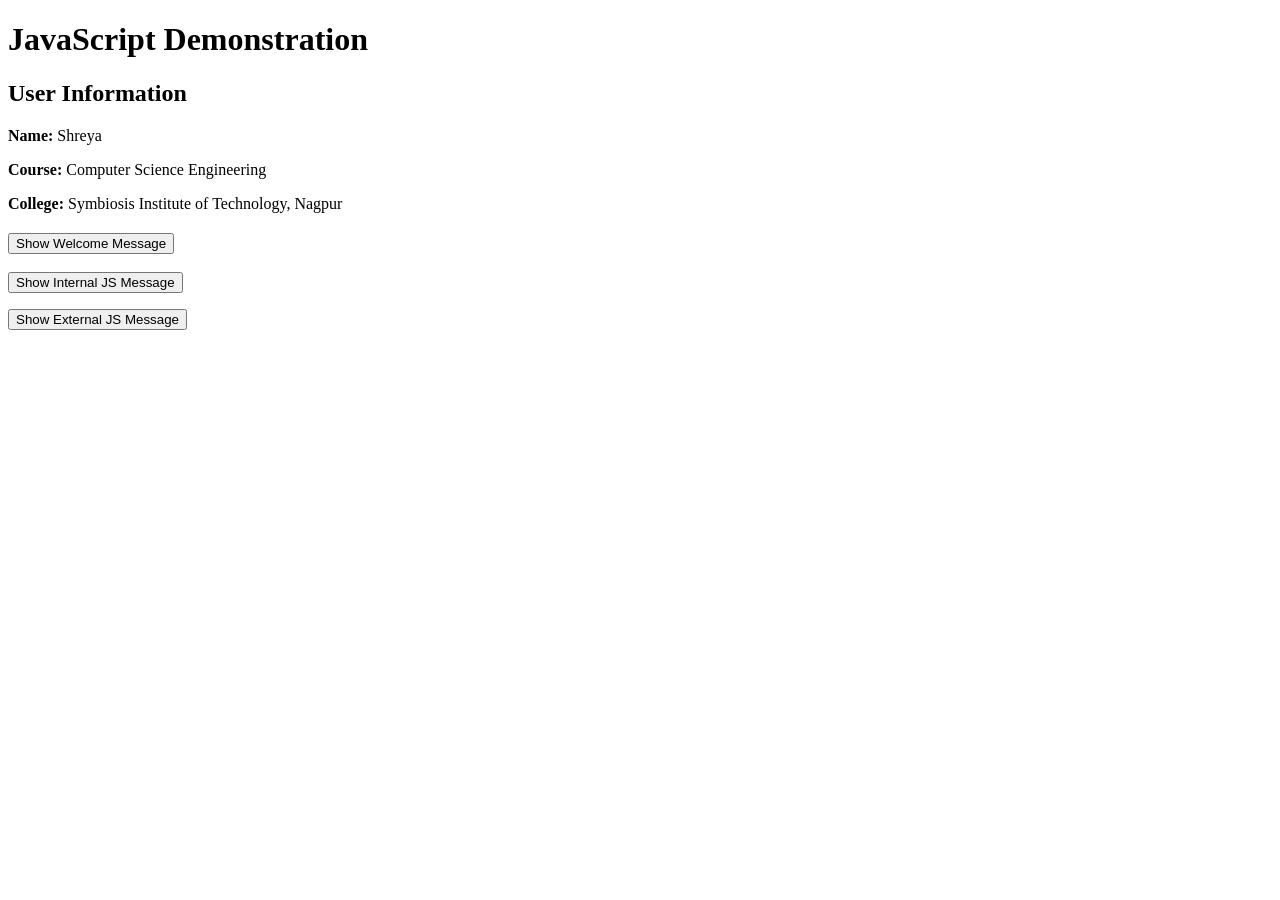
<file: Exp-1/index.html>
<!DOCTYPE html>
<html>
<head>
    <title>JavaScript Demonstration</title>

    <!-- Internal JavaScript -->
    <script>
        function internalMessage() {
            document.getElementById("internal").innerHTML =
                "This message is generated using Internal JavaScript.";

            console.log("Internal JavaScript function executed.");
        }

        console.info("Page is loading...");
        console.warn("This is a warning message.");
        console.error("This is an example error message.");
    </script>
</head>

<body>

    <h1>JavaScript Demonstration</h1>

    <!-- User Information -->
    <h2>User Information</h2>
    <p><b>Name:</b> Shreya</p>
    <p><b>Course:</b> Computer Science Engineering</p>
    <p><b>College:</b> Symbiosis Institute of Technology, Nagpur</p>

    <!-- Welcome Message -->
    <h2 id="welcome"></h2>

    <!-- Inline JavaScript -->
    <button onclick="document.getElementById('welcome').innerHTML =
        'Welcome to JavaScript, Shreya!'; 
        console.log('Inline JavaScript executed.');">
        Show Welcome Message
    </button>

    <br><br>

    <!-- Internal JavaScript -->
    <button onclick="internalMessage()">
        Show Internal JS Message
    </button>

    <p id="internal"></p>

    <!-- External JavaScript -->
    <button onclick="externalMessage()">
        Show External JS Message
    </button>

    <p id="external"></p>

    <!-- Link External JavaScript -->
    <script src="script.js"></script>

</body>
</html>
</file>
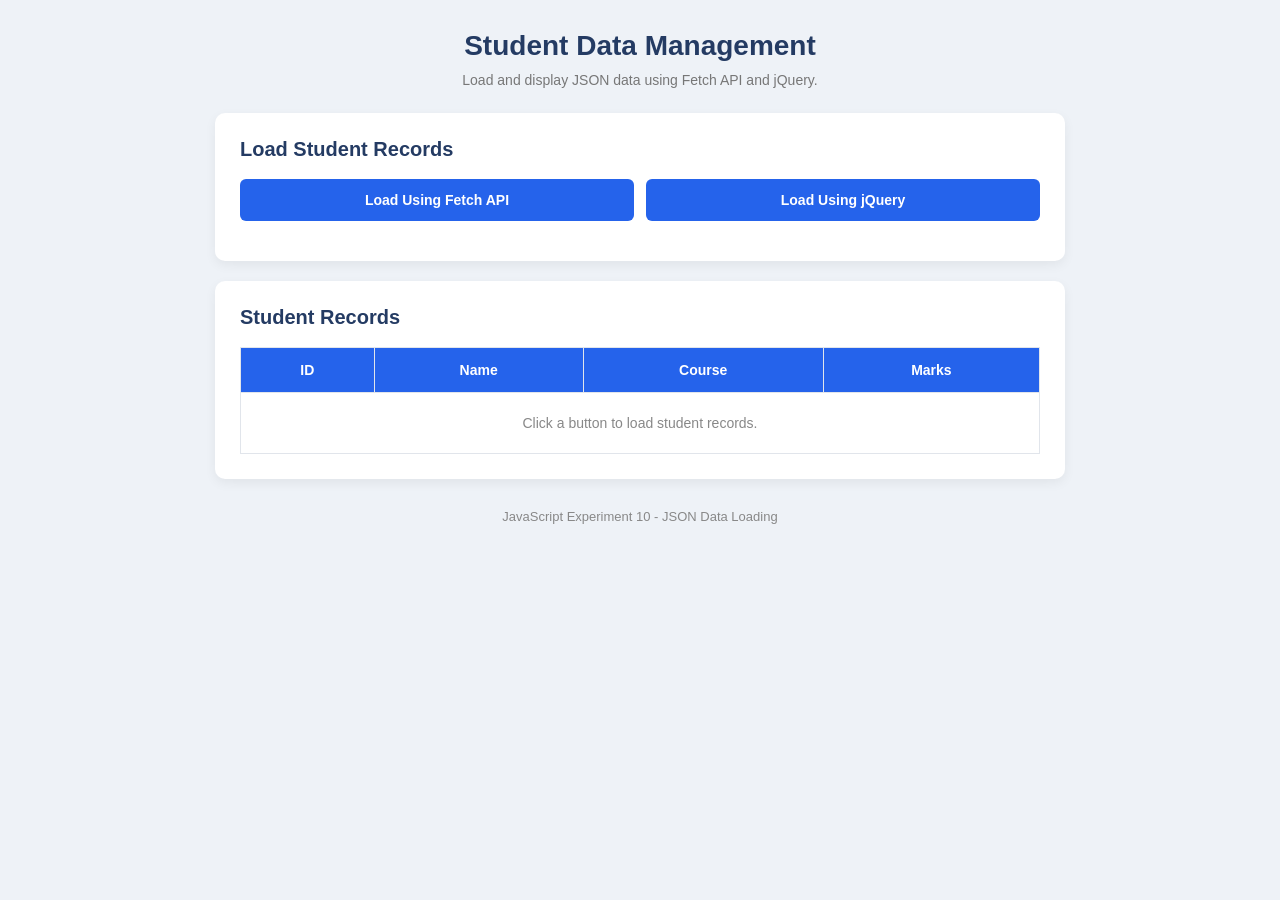
<file: Exp-10/index.html>
<!DOCTYPE html>
<html lang="en">
<head>
    <meta charset="UTF-8">
    <meta name="viewport" content="width=device-width, initial-scale=1.0">
    <title>Experiment 10 - JSON Data Loading</title>

    <link rel="stylesheet" href="style.css">

    <!-- jQuery Library -->
    <script src="https://code.jquery.com/jquery-3.7.1.min.js"></script>
</head>
<body>

    <div class="container">

        <header>
            <h1>Student Data Management</h1>
            <p>Load and display JSON data using Fetch API and jQuery.</p>
        </header>

        <section class="card">

            <h2>Load Student Records</h2>

            <div class="button-group">

                <button id="fetchBtn">
                    Load Using Fetch API
                </button>

                <button id="jqueryBtn">
                    Load Using jQuery
                </button>

            </div>

            <p id="statusMessage"></p>

        </section>

        <section class="card">

            <h2>Student Records</h2>

            <div class="table-container">

                <table>
                    <thead>
                        <tr>
                            <th>ID</th>
                            <th>Name</th>
                            <th>Course</th>
                            <th>Marks</th>
                        </tr>
                    </thead>

                    <tbody id="studentTable">

                        <tr>
                            <td colspan="4" class="empty">
                                Click a button to load student records.
                            </td>
                        </tr>

                    </tbody>
                </table>

            </div>

        </section>

        <footer>
            <p>JavaScript Experiment 10 - JSON Data Loading</p>
        </footer>

    </div>

    <script src="script.js"></script>

</body>
</html>
</file>
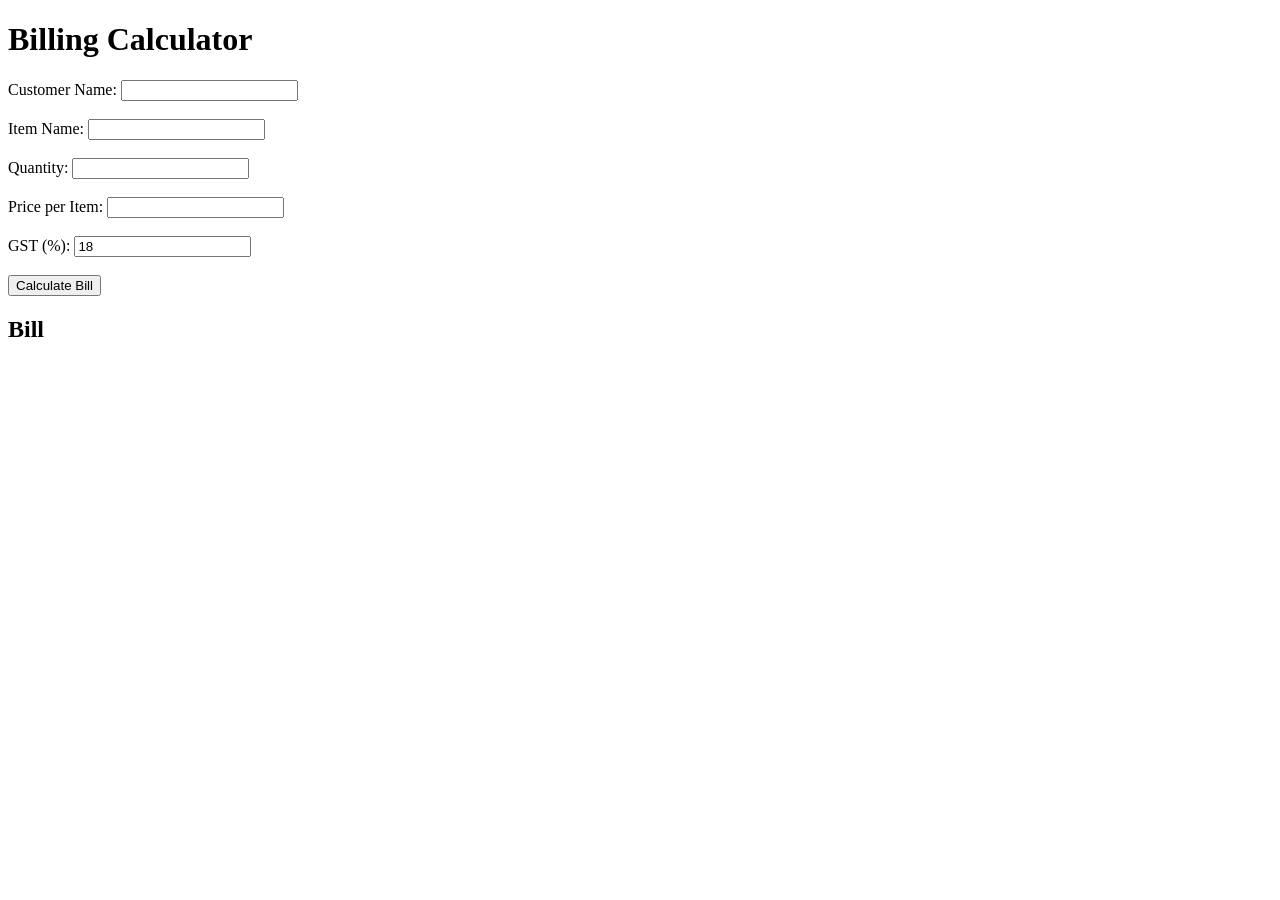
<file: Exp-2/index.html>
<!DOCTYPE html>
<html>
<head>
    <title>Billing Calculator</title>
</head>
<body>

    <h1>Billing Calculator</h1>

    <label>Customer Name:</label>
    <input type="text" id="name">
    <br><br>

    <label>Item Name:</label>
    <input type="text" id="item">
    <br><br>

    <label>Quantity:</label>
    <input type="number" id="quantity">
    <br><br>

    <label>Price per Item:</label>
    <input type="number" id="price">
    <br><br>

    <label>GST (%):</label>
    <input type="number" id="gst" value="18">
    <br><br>

    <button onclick="calculateBill()">Calculate Bill</button>

    <h2>Bill</h2>
    <div id="result"></div>

    <script>
        function calculateBill() {

            // var - function scoped variable
            var customerName = document.getElementById("name").value;

            // let - block scoped variable
            let itemName = document.getElementById("item").value;
            let quantity = Number(document.getElementById("quantity").value);
            let price = Number(document.getElementById("price").value);

            // const - value cannot be reassigned
            const gstRate = Number(document.getElementById("gst").value);

            // Calculate amount
            let subtotal = quantity * price;
            let gstAmount = subtotal * gstRate / 100;
            let total = subtotal + gstAmount;

            // Destructuring
            let bill = {
                customer: customerName,
                item: itemName,
                quantity: quantity,
                total: total
            };

            let { customer, item, total: finalAmount } = bill;

            // Template literal
            let message = `
                <p><b>Customer Name:</b> ${customer}</p>
                <p><b>Item:</b> ${item}</p>
                <p><b>Quantity:</b> ${quantity}</p>
                <p><b>Price per Item:</b> ₹${price.toFixed(2)}</p>
                <p><b>Subtotal:</b> ₹${subtotal.toFixed(2)}</p>
                <p><b>GST (${gstRate}%):</b> ₹${gstAmount.toFixed(2)}</p>
                <hr>
                <h3>Total Bill: ₹${finalAmount.toFixed(2)}</h3>
            `;

            document.getElementById("result").innerHTML = message;

            console.log("Customer:", customer);
            console.log("Item:", item);
            console.log("Total Bill:", finalAmount);
        }
    </script>

</body>
</html>
</file>
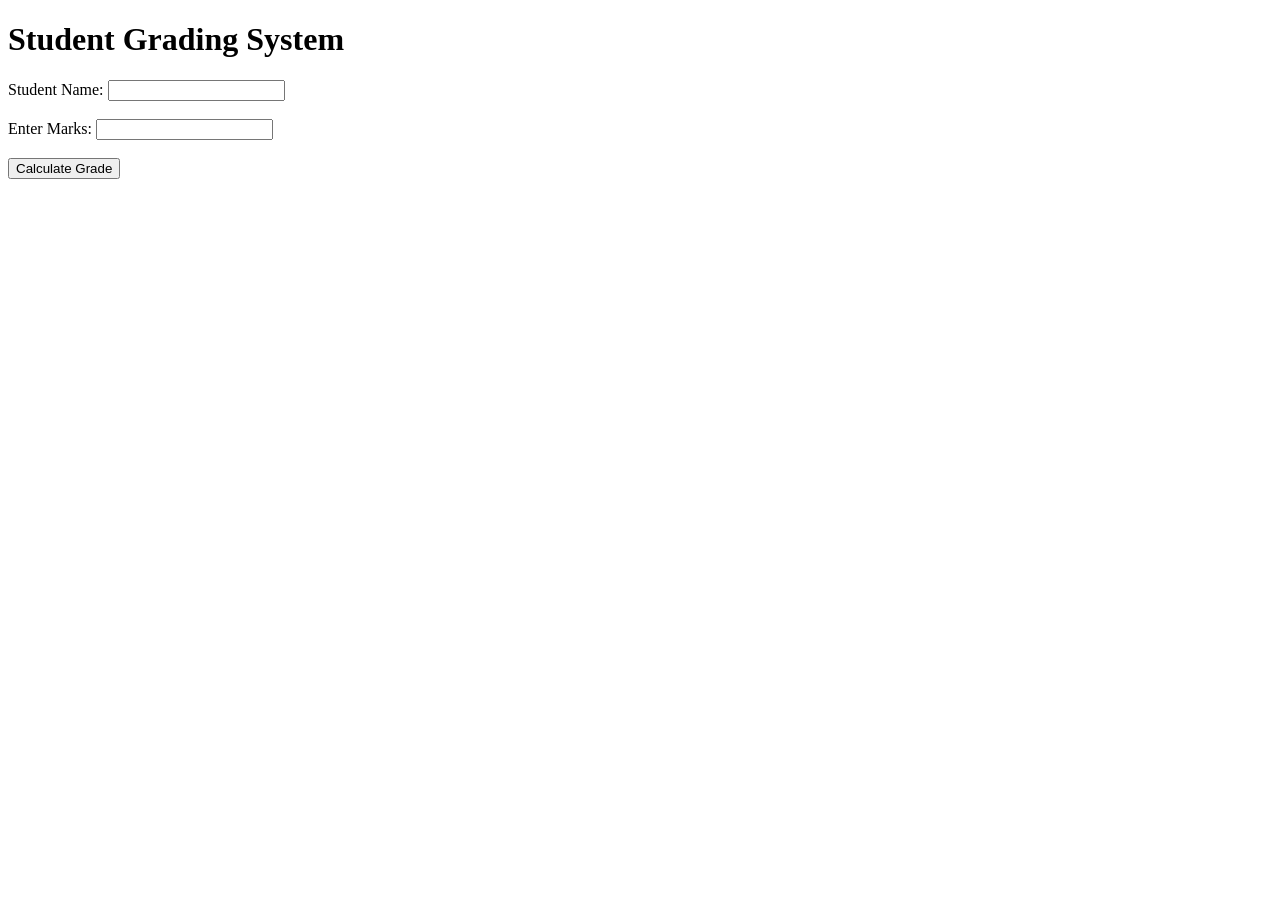
<file: Exp-3/index.html>
<!DOCTYPE html>
<html>
<head>
    <title>Student Grading System</title>
</head>

<body>

    <h1>Student Grading System</h1>

    <form id="gradeForm">

        <label>Student Name:</label>
        <input type="text" id="name">
        <br><br>

        <label>Enter Marks:</label>
        <input type="number" id="marks">
        <br><br>

        <button type="submit">Calculate Grade</button>

    </form>

    <div id="result"></div>

    <script src="script.js"></script>

</body>
</html>
</file>
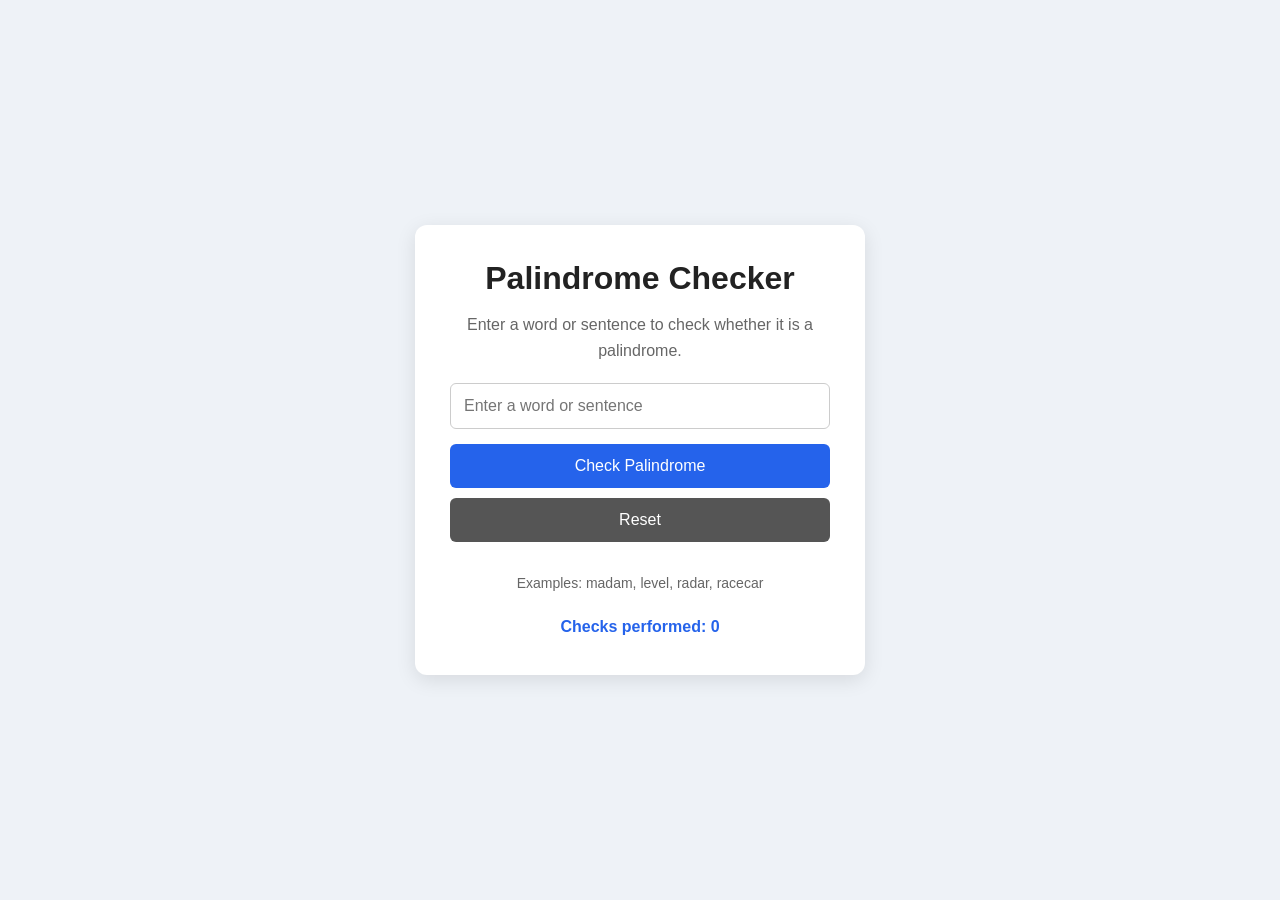
<file: Exp-4/index.html>
<!DOCTYPE html>
<html lang="en">
<head>
    <meta charset="UTF-8">
    <meta name="viewport" content="width=device-width, initial-scale=1.0">
    <title>Experiment 4 - Palindrome Checker</title>
    <link rel="stylesheet" href="style.css">
</head>
<body>

    <div class="container">

        <h1>Palindrome Checker</h1>

        <p>Enter a word or sentence to check whether it is a palindrome.</p>

        <form id="palindromeForm">

            <input
                type="text"
                id="userInput"
                placeholder="Enter a word or sentence"
            >

            <button type="submit">Check Palindrome</button>

            <button type="reset" class="reset">Reset</button>

        </form>

        <div id="result" class="result"></div>

        <p class="examples">
            Examples: madam, level, radar, racecar
        </p>

        <p id="count">Checks performed: 0</p>

    </div>

    <script src="script.js"></script>
</body>
</html>
</file>
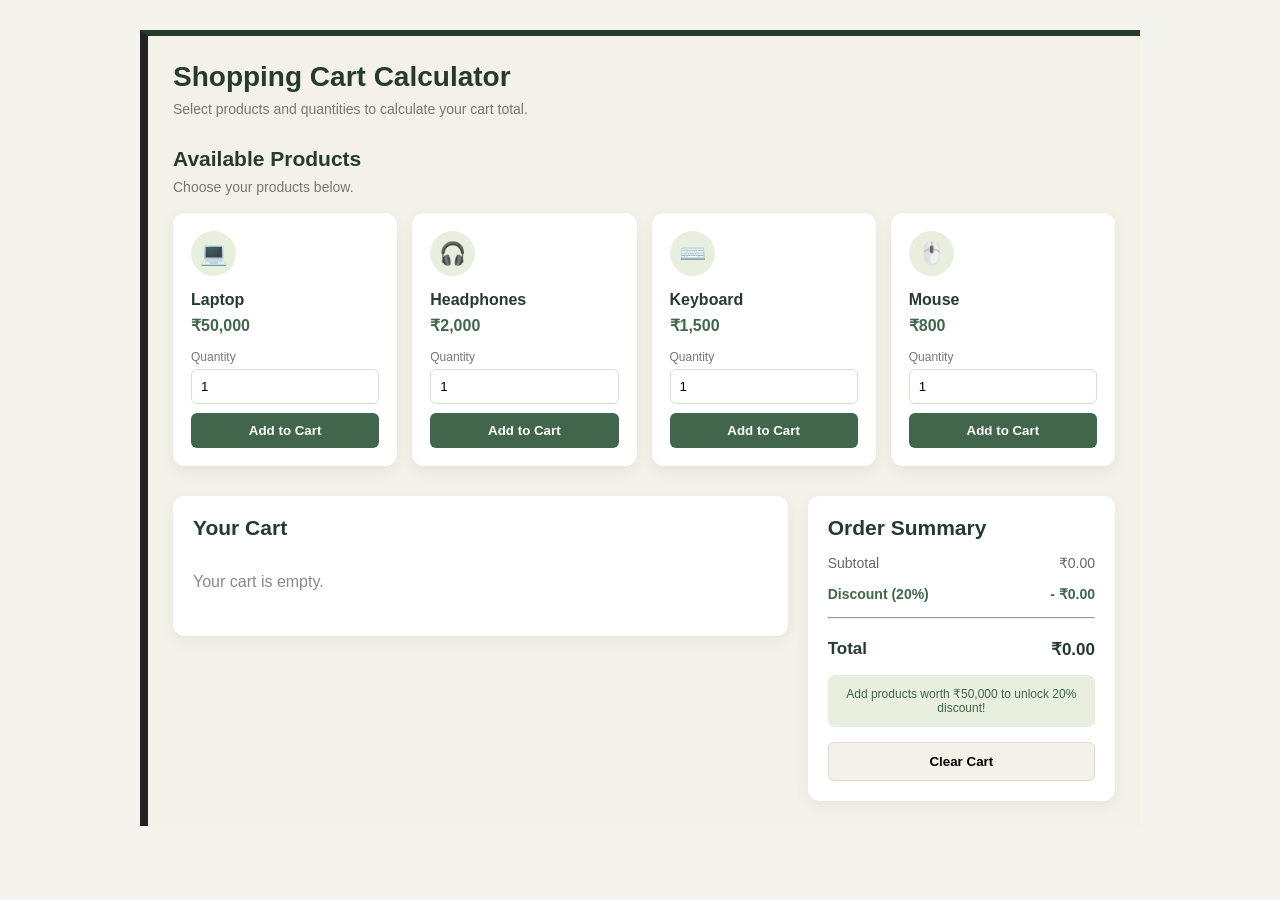
<file: Exp-5/index.html>
<!DOCTYPE html>
<html lang="en">
<head>
    <meta charset="UTF-8">
    <meta name="viewport" content="width=device-width, initial-scale=1.0">
    <title>Experiment 5 - Shopping Cart</title>
    <link rel="stylesheet" href="style.css">
</head>
<body>

    <div class="container">

        <header>
            <h1>Shopping Cart Calculator</h1>
            <p>Select products and quantities to calculate your cart total.</p>
        </header>

        <section>
            <h2>Available Products</h2>
            <p class="subtitle">Choose your products below.</p>

            <div class="product-grid" id="productList"></div>
        </section>

        <section class="cart-section">

            <div class="cart-box">
                <h2>Your Cart</h2>
                <div id="cartItems">
                    <p class="empty">Your cart is empty.</p>
                </div>
            </div>

            <div class="summary-box">
                <h2>Order Summary</h2>

                <div class="summary-row">
                    <span>Subtotal</span>
                    <span id="subtotal">₹0.00</span>
                </div>

                <div class="summary-row discount">
                    <span>Discount (20%)</span>
                    <span id="discount">- ₹0.00</span>
                </div>

                <hr>

                <div class="summary-row total">
                    <strong>Total</strong>
                    <strong id="total">₹0.00</strong>
                </div>

                <p id="discountMessage" class="discount-message">
                    Add products worth ₹50,000 to unlock 20% discount!
                </p>

                <button id="clearCart" class="clear-btn">
                    Clear Cart
                </button>

            </div>

        </section>

    </div>

    <script src="script.js"></script>
</body>
</html>
</file>
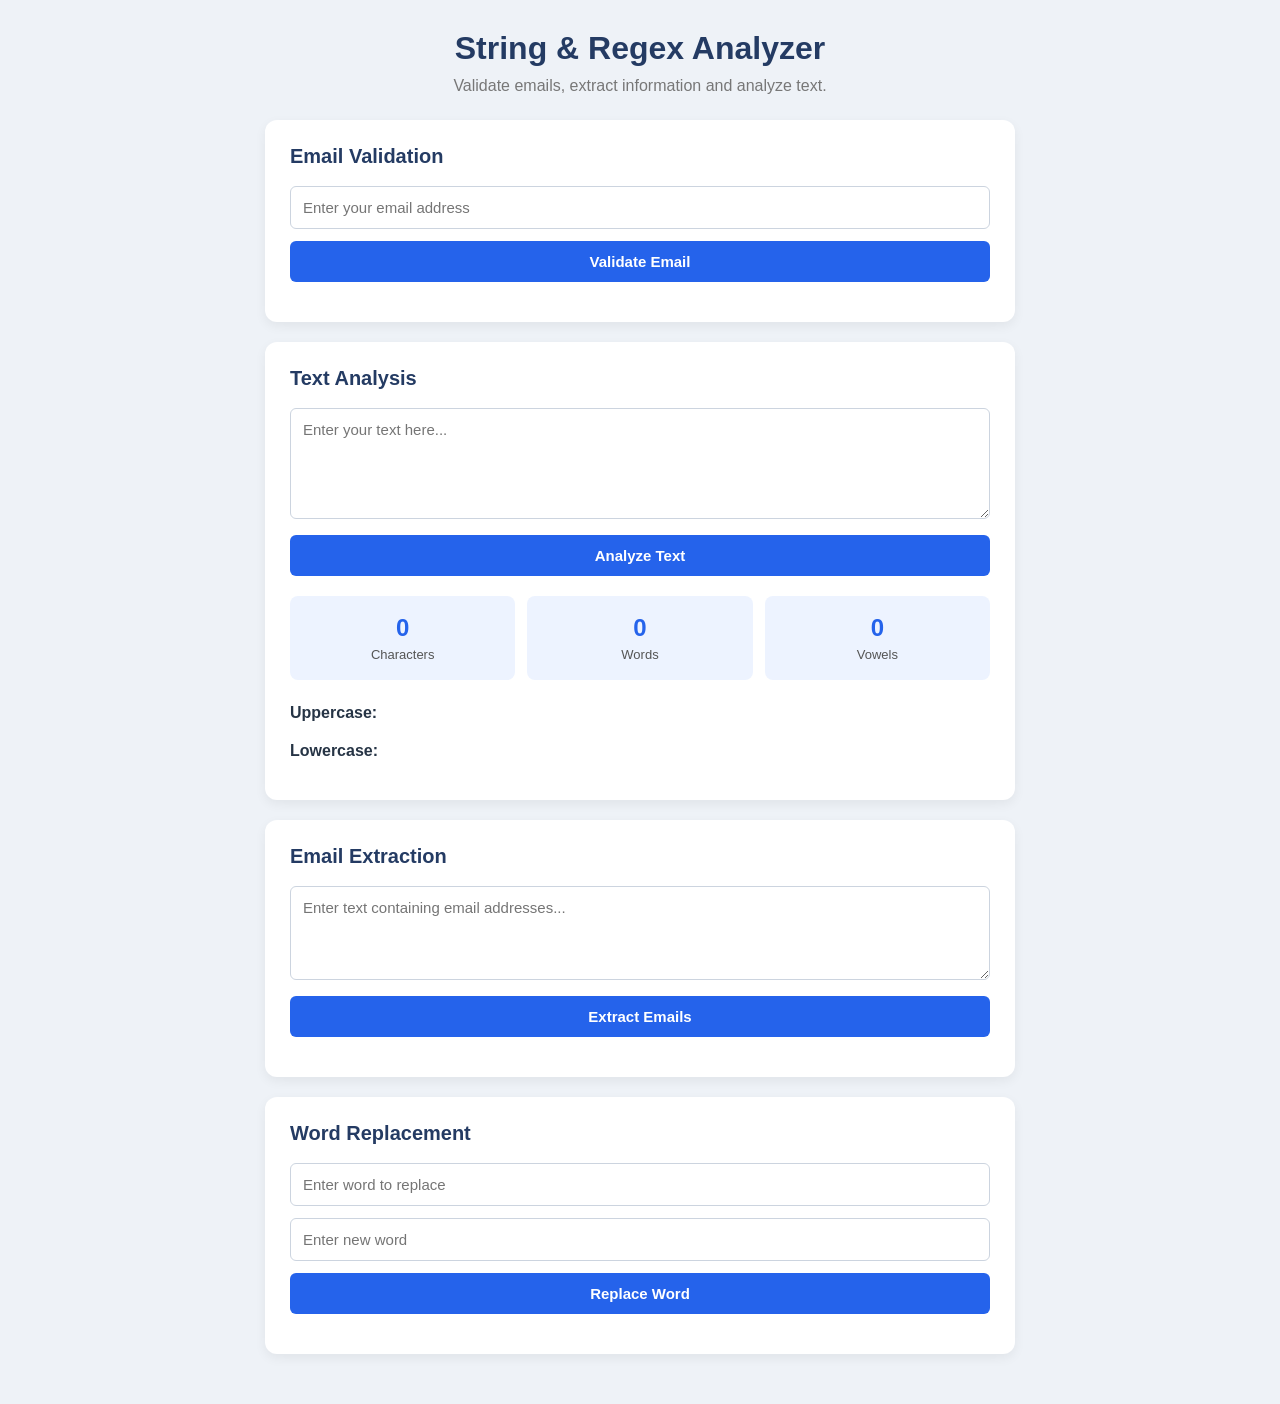
<file: Exp-6/index.html>
<!DOCTYPE html>
<html lang="en">
<head>
    <meta charset="UTF-8">
    <meta name="viewport" content="width=device-width, initial-scale=1.0">
    <title>Experiment 6 - String and Regex</title>
    <link rel="stylesheet" href="style.css">
</head>
<body>

    <div class="container">

        <header>
            <h1>String & Regex Analyzer</h1>
            <p>Validate emails, extract information and analyze text.</p>
        </header>

        <!-- Email Validation -->
        <section class="box">
            <h2>Email Validation</h2>

            <input
                type="text"
                id="emailInput"
                placeholder="Enter your email address"
            >

            <button id="validateBtn">Validate Email</button>

            <p id="emailResult" class="message"></p>
        </section>

        <!-- Text Analysis -->
        <section class="box">
            <h2>Text Analysis</h2>

            <textarea
                id="textInput"
                rows="5"
                placeholder="Enter your text here..."
            ></textarea>

            <button id="analyzeBtn">Analyze Text</button>

            <div id="analysisResult" class="result">
                <div class="stats">
                    <div class="stat">
                        <h3 id="charCount">0</h3>
                        <p>Characters</p>
                    </div>

                    <div class="stat">
                        <h3 id="wordCount">0</h3>
                        <p>Words</p>
                    </div>

                    <div class="stat">
                        <h3 id="vowelCount">0</h3>
                        <p>Vowels</p>
                    </div>
                </div>

                <p><strong>Uppercase:</strong> <span id="upperText"></span></p>
                <p><strong>Lowercase:</strong> <span id="lowerText"></span></p>
            </div>
        </section>

        <!-- Email Extraction -->
        <section class="box">
            <h2>Email Extraction</h2>

            <textarea
                id="extractInput"
                rows="4"
                placeholder="Enter text containing email addresses..."
            ></textarea>

            <button id="extractBtn">Extract Emails</button>

            <div id="extractResult" class="message"></div>
        </section>

        <!-- Word Replacement -->
        <section class="box">
            <h2>Word Replacement</h2>

            <input
                type="text"
                id="originalWord"
                placeholder="Enter word to replace"
            >

            <input
                type="text"
                id="newWord"
                placeholder="Enter new word"
            >

            <button id="replaceBtn">Replace Word</button>

            <p id="replaceResult" class="message"></p>
        </section>

    </div>

    <script src="script.js"></script>
</body>
</html>
</file>
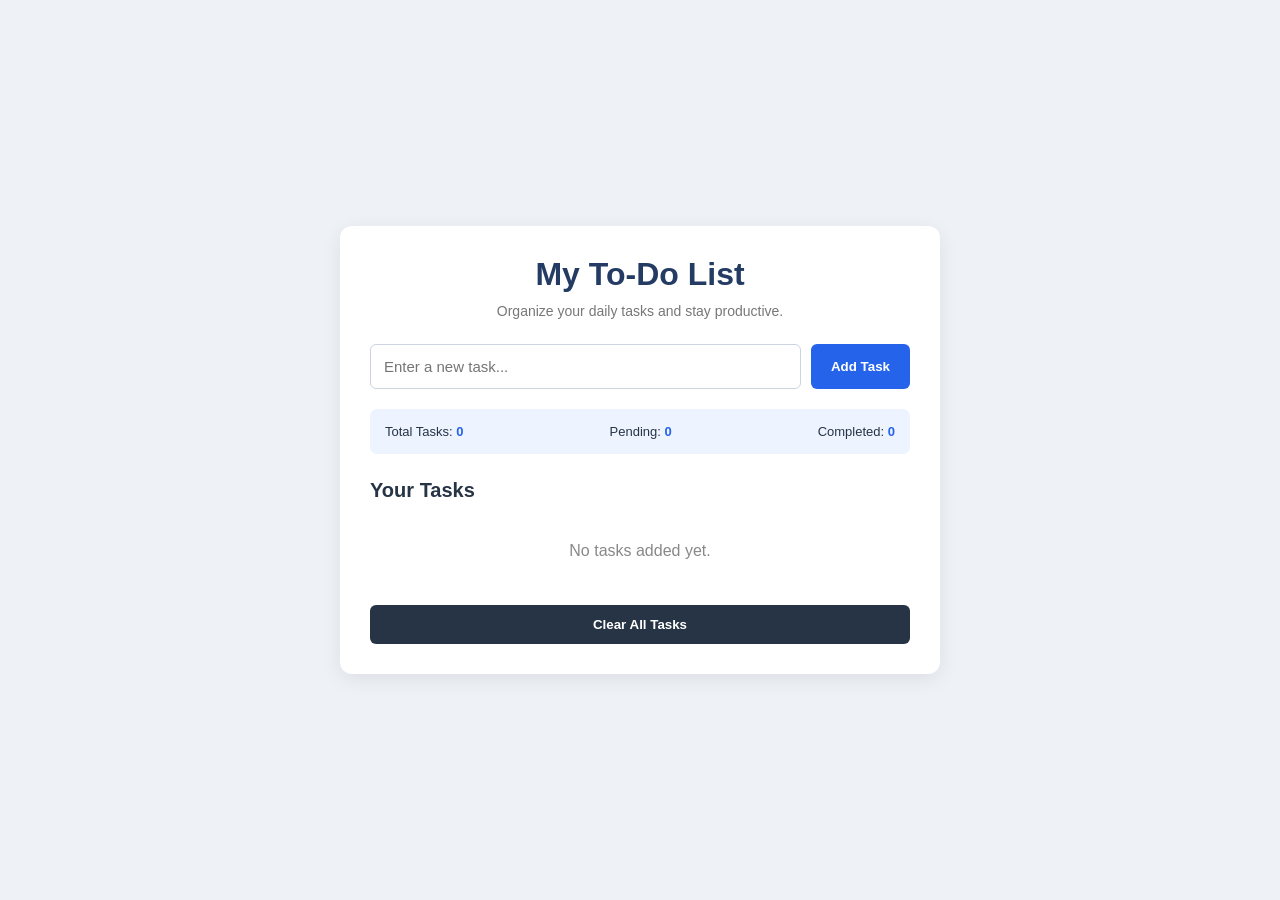
<file: Exp-7/index.html>
<!DOCTYPE html>
<html lang="en">
<head>
    <meta charset="UTF-8">
    <meta name="viewport" content="width=device-width, initial-scale=1.0">
    <title>Experiment 7 - To-Do List</title>
    <link rel="stylesheet" href="style.css">
</head>
<body>

    <div class="container">

        <header>
            <h1>My To-Do List</h1>
            <p>Organize your daily tasks and stay productive.</p>
        </header>

        <!-- Add Task Section -->
        <div class="input-section">

            <input
                type="text"
                id="taskInput"
                placeholder="Enter a new task..."
            >

            <button id="addBtn">Add Task</button>

        </div>

        <!-- Task Statistics -->
        <div class="task-info">
            <span>Total Tasks: <strong id="totalTasks">0</strong></span>
            <span>Pending: <strong id="pendingTasks">0</strong></span>
            <span>Completed: <strong id="completedTasks">0</strong></span>
        </div>

        <!-- Task List -->
        <section class="task-section">

            <h2>Your Tasks</h2>

            <ul id="taskList">
                <li class="empty">No tasks added yet.</li>
            </ul>

        </section>

        <button id="clearBtn" class="clear-btn">
            Clear All Tasks
        </button>

    </div>

    <script src="script.js"></script>
</body>
</html>
</file>
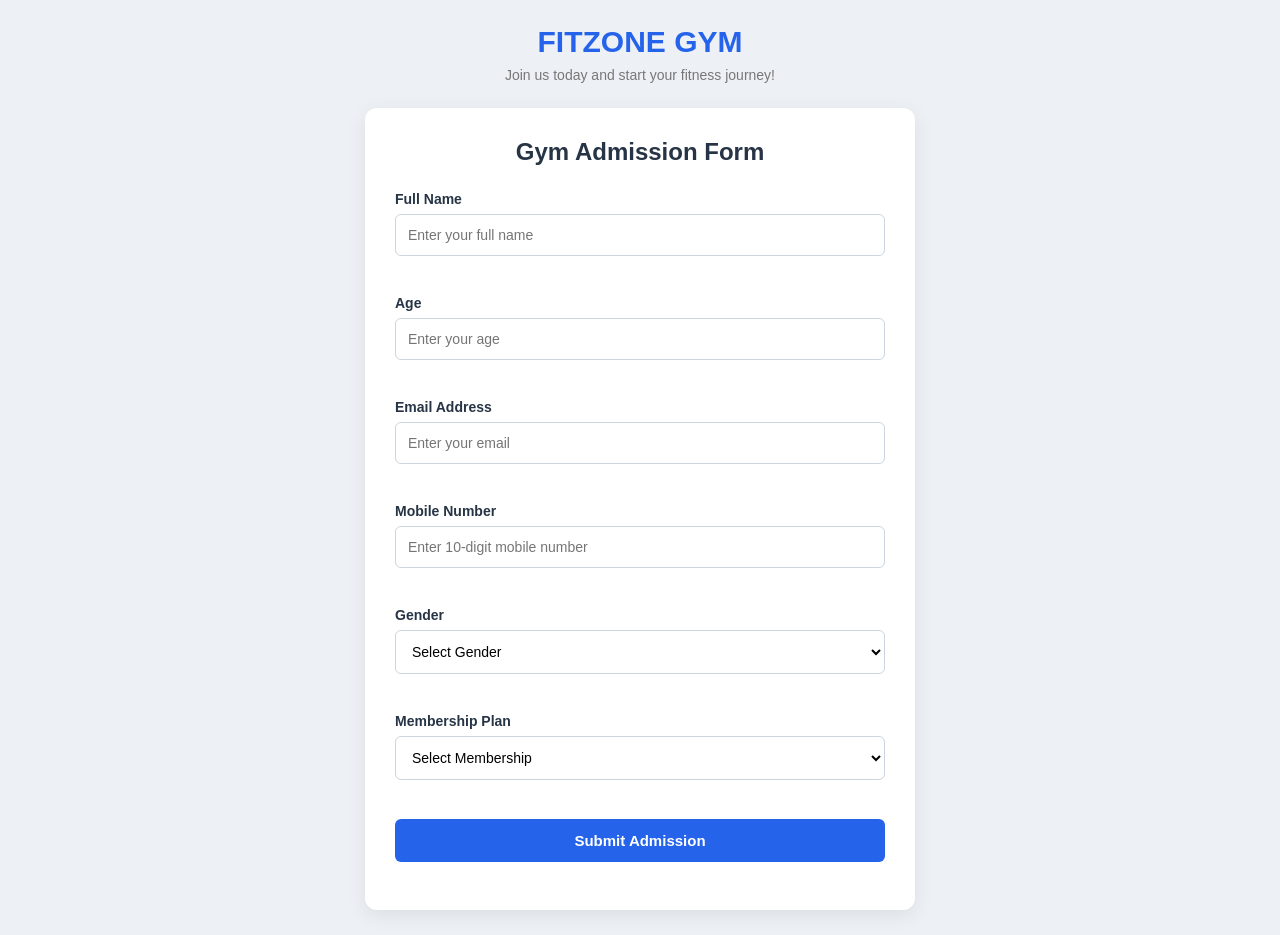
<file: Exp-8/index.html>
<!DOCTYPE html>
<html lang="en">
<head>
    <meta charset="UTF-8">
    <meta name="viewport" content="width=device-width, initial-scale=1.0">
    <title>Experiment 8 - Gym Admission Form</title>
    <link rel="stylesheet" href="style.css">
</head>
<body>

    <div class="container">

        <header>
            <h1>FITZONE GYM</h1>
            <p>Join us today and start your fitness journey!</p>
        </header>

        <form id="gymForm" novalidate>

            <h2>Gym Admission Form</h2>

            <!-- Full Name -->
            <div class="form-group">
                <label for="name">Full Name</label>

                <input
                    type="text"
                    id="name"
                    placeholder="Enter your full name"
                >

                <small id="nameError"></small>
            </div>

            <!-- Age -->
            <div class="form-group">
                <label for="age">Age</label>

                <input
                    type="number"
                    id="age"
                    placeholder="Enter your age"
                >

                <small id="ageError"></small>
            </div>

            <!-- Email -->
            <div class="form-group">
                <label for="email">Email Address</label>

                <input
                    type="email"
                    id="email"
                    placeholder="Enter your email"
                >

                <small id="emailError"></small>
            </div>

            <!-- Mobile Number -->
            <div class="form-group">
                <label for="phone">Mobile Number</label>

                <input
                    type="tel"
                    id="phone"
                    placeholder="Enter 10-digit mobile number"
                    maxlength="10"
                >

                <small id="phoneError"></small>
            </div>

            <!-- Gender -->
            <div class="form-group">
                <label for="gender">Gender</label>

                <select id="gender">
                    <option value="">Select Gender</option>
                    <option value="Male">Male</option>
                    <option value="Female">Female</option>
                    <option value="Other">Other</option>
                </select>

                <small id="genderError"></small>
            </div>

            <!-- Membership -->
            <div class="form-group">
                <label for="membership">Membership Plan</label>

                <select id="membership">
                    <option value="">Select Membership</option>
                    <option value="Monthly">Monthly - ₹1500</option>
                    <option value="Quarterly">Quarterly - ₹4000</option>
                    <option value="Yearly">Yearly - ₹12000</option>
                </select>

                <small id="membershipError"></small>
            </div>

            <!-- Submit -->
            <button type="submit">Submit Admission</button>

            <p id="successMessage"></p>

        </form>

    </div>

    <script src="script.js"></script>
</body>
</html>
</file>
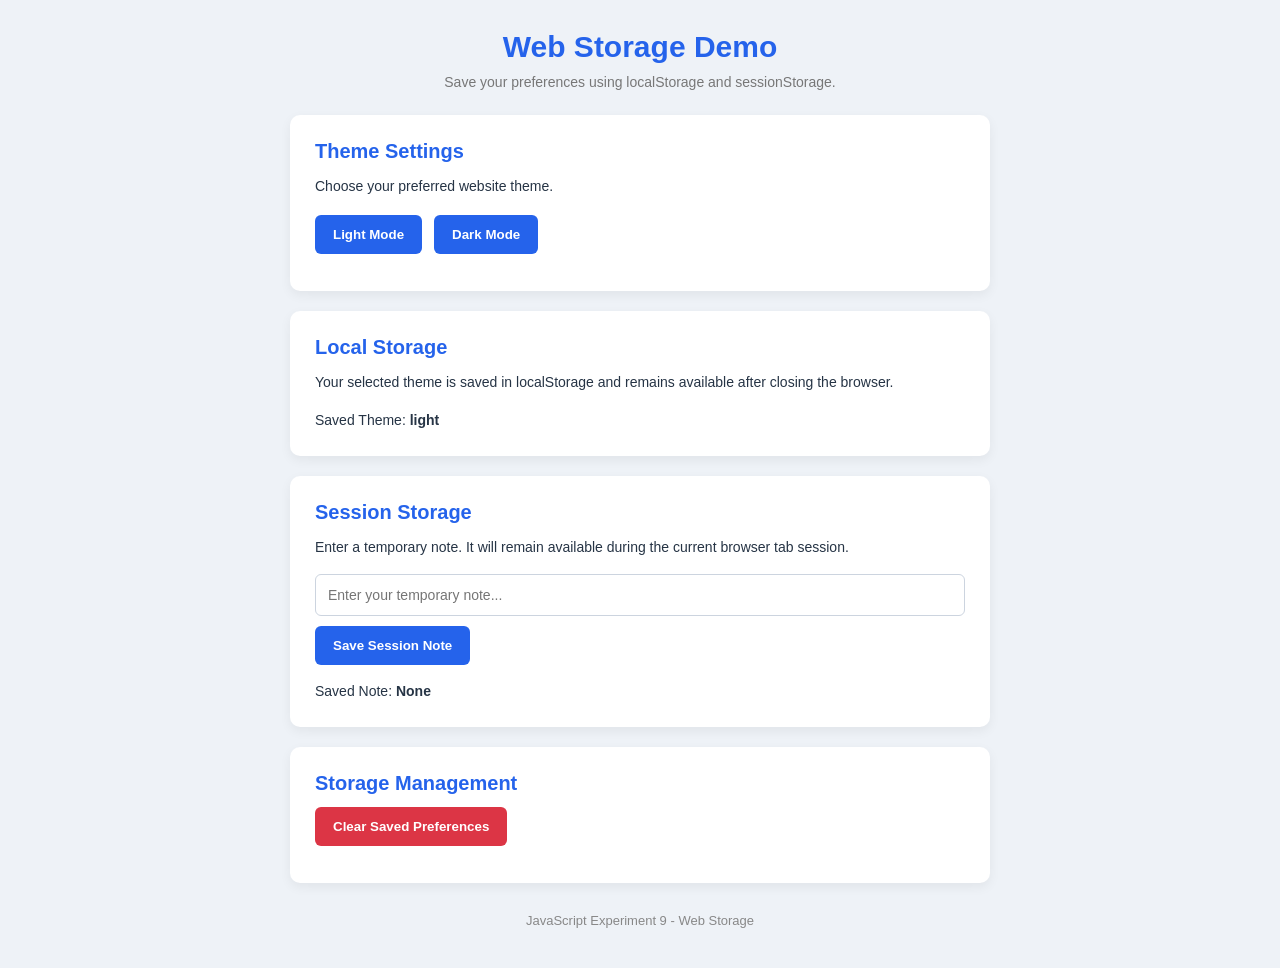
<file: Exp-9/index.html>
<!DOCTYPE html>
<html lang="en">
<head>
    <meta charset="UTF-8">
    <meta name="viewport" content="width=device-width, initial-scale=1.0">
    <title>Experiment 9 - Web Storage</title>
    <link rel="stylesheet" href="style.css">
</head>
<body>

    <div class="container">

        <header>
            <h1>Web Storage Demo</h1>
            <p>Save your preferences using localStorage and sessionStorage.</p>
        </header>

        <!-- Theme Settings -->
        <section class="card">

            <h2>Theme Settings</h2>

            <p>Choose your preferred website theme.</p>

            <div class="theme-buttons">
                <button id="lightBtn">Light Mode</button>
                <button id="darkBtn">Dark Mode</button>
            </div>

            <p id="themeMessage" class="message"></p>

        </section>

        <!-- Local Storage -->
        <section class="card">

            <h2>Local Storage</h2>

            <p>
                Your selected theme is saved in localStorage
                and remains available after closing the browser.
            </p>

            <p class="storage-info">
                Saved Theme: <strong id="savedTheme">None</strong>
            </p>

        </section>

        <!-- Session Storage -->
        <section class="card">

            <h2>Session Storage</h2>

            <p>
                Enter a temporary note. It will remain available
                during the current browser tab session.
            </p>

            <input
                type="text"
                id="noteInput"
                placeholder="Enter your temporary note..."
            >

            <button id="saveNoteBtn">Save Session Note</button>

            <p class="storage-info">
                Saved Note: <strong id="savedNote">None</strong>
            </p>

        </section>

        <!-- Clear Storage -->
        <section class="card">

            <h2>Storage Management</h2>

            <button id="clearBtn" class="clear-btn">
                Clear Saved Preferences
            </button>

            <p id="clearMessage" class="message"></p>

        </section>

        <footer>
            <p>JavaScript Experiment 9 - Web Storage</p>
        </footer>

    </div>

    <script src="script.js"></script>
</body>
</html>
</file>
<file: Exp-10/style.css>
* {
    margin: 0;
    padding: 0;
    box-sizing: border-box;
}

body {
    font-family: Arial, sans-serif;
    background: #eef2f7;
    color: #263445;
    min-height: 100vh;
    padding: 30px 15px;
}

.container {
    max-width: 850px;
    margin: auto;
}

header {
    text-align: center;
    margin-bottom: 25px;
}

header h1 {
    color: #243b63;
    margin-bottom: 10px;
    font-size: 28px;
}

header p {
    color: #777;
    font-size: 14px;
}

.card {
    background: white;
    padding: 25px;
    border-radius: 10px;
    margin-bottom: 20px;
    box-shadow: 0 4px 12px rgba(0, 0, 0, 0.06);
}

.card h2 {
    color: #243b63;
    margin-bottom: 18px;
    font-size: 20px;
}

.button-group {
    display: flex;
    gap: 12px;
    flex-wrap: wrap;
}

button {
    flex: 1;
    min-width: 180px;
    padding: 13px;
    background: #2563eb;
    color: white;
    border: none;
    border-radius: 6px;
    cursor: pointer;
    font-size: 14px;
    font-weight: bold;
}

button:hover {
    background: #174bb5;
}

#statusMessage {
    margin-top: 15px;
    font-size: 14px;
    font-weight: bold;
}

.success {
    color: #16803c;
}

.error {
    color: #dc2626;
}

.table-container {
    width: 100%;
    overflow-x: auto;
}

table {
    width: 100%;
    border-collapse: collapse;
    min-width: 500px;
}

th,
td {
    padding: 14px;
    border: 1px solid #e1e5eb;
    text-align: center;
    font-size: 14px;
}

th {
    background: #2563eb;
    color: white;
}

tbody tr:nth-child(even) {
    background: #f3f6fb;
}

.empty {
    color: #888;
    padding: 22px;
}

footer {
    text-align: center;
    color: #888;
    font-size: 13px;
    padding: 10px;
}

@media (max-width: 500px) {
    .card {
        padding: 18px;
    }

    .button-group {
        flex-direction: column;
    }

    button {
        width: 100%;
    }
}
</file>
<file: Exp-4/style.css>
* {
    margin: 0;
    padding: 0;
    box-sizing: border-box;
}

body {
    font-family: Arial, sans-serif;
    background: #eef2f7;
    min-height: 100vh;
    display: flex;
    justify-content: center;
    align-items: center;
    padding: 20px;
}

.container {
    width: 100%;
    max-width: 450px;
    background: white;
    padding: 35px;
    border-radius: 12px;
    text-align: center;
    box-shadow: 0 5px 20px rgba(0, 0, 0, 0.1);
}

h1 {
    color: #222;
    margin-bottom: 15px;
}

p {
    color: #666;
    line-height: 1.6;
    margin-bottom: 20px;
}

input {
    width: 100%;
    padding: 13px;
    border: 1px solid #ccc;
    border-radius: 6px;
    font-size: 16px;
    margin-bottom: 15px;
}

input:focus {
    outline: none;
    border-color: #2563eb;
}

button {
    width: 100%;
    padding: 13px;
    background: #2563eb;
    color: white;
    border: none;
    border-radius: 6px;
    font-size: 16px;
    cursor: pointer;
    margin-bottom: 10px;
}

button:hover {
    background: #174bb5;
}

.reset {
    background: #555;
}

.reset:hover {
    background: #333;
}

.result {
    display: none;
    padding: 15px;
    margin-top: 15px;
    border-radius: 7px;
    font-weight: bold;
    line-height: 1.6;
}

.success {
    display: block;
    background: #dcfce7;
    color: #166534;
}

.failure {
    display: block;
    background: #fee2e2;
    color: #991b1b;
}

.error {
    display: block;
    background: #fff3cd;
    color: #856404;
}

.examples {
    margin-top: 20px;
    font-size: 14px;
}

#count {
    font-weight: bold;
    color: #2563eb;
    margin-bottom: 0;
}
</file>
<file: Exp-5/style.css>
* {
    margin: 0;
    padding: 0;
    box-sizing: border-box;
}

body {
    font-family: Arial, sans-serif;
    background: #f4f3ed;
    color: #263b2d;
    padding: 30px 15px;
}

.container {
    max-width: 1000px;
    margin: auto;
    background: #f4f1e8;
    padding: 25px;
    border-left: 8px solid #222;
    border-top: 6px solid #263b2d;
}

header {
    margin-bottom: 30px;
}

h1 {
    font-size: 28px;
    margin-bottom: 8px;
}

h2 {
    font-size: 21px;
    margin-bottom: 8px;
}

header p,
.subtitle {
    color: #777;
    font-size: 14px;
}

.product-grid {
    display: grid;
    grid-template-columns: repeat(4, 1fr);
    gap: 15px;
    margin-top: 18px;
}

.product-card {
    background: white;
    padding: 18px;
    border-radius: 12px;
    box-shadow: 0 5px 15px rgba(0, 0, 0, 0.06);
}

.product-icon {
    width: 45px;
    height: 45px;
    border-radius: 50%;
    background: #e8efdf;
    display: flex;
    align-items: center;
    justify-content: center;
    font-size: 22px;
    margin-bottom: 15px;
}

.product-card h3 {
    font-size: 16px;
    margin-bottom: 7px;
}

.price {
    color: #42664c;
    font-weight: bold;
    margin-bottom: 15px;
}

.product-card label {
    display: block;
    font-size: 12px;
    color: #777;
    margin-bottom: 5px;
}

.product-card input {
    width: 100%;
    padding: 9px;
    border: 1px solid #d6dfd0;
    border-radius: 6px;
    margin-bottom: 9px;
}

.add-btn {
    width: 100%;
    padding: 10px;
    border: none;
    border-radius: 6px;
    background: #42664c;
    color: white;
    cursor: pointer;
    font-weight: bold;
}

.add-btn:hover {
    background: #2e4e37;
}

.cart-section {
    display: grid;
    grid-template-columns: 2fr 1fr;
    gap: 20px;
    margin-top: 30px;
    align-items: start;
}

.cart-box,
.summary-box {
    background: white;
    border-radius: 12px;
    padding: 20px;
    box-shadow: 0 5px 15px rgba(0, 0, 0, 0.05);
}

.cart-item {
    display: grid;
    grid-template-columns: 1fr auto auto;
    gap: 15px;
    align-items: center;
    padding: 15px 0;
    border-bottom: 1px solid #eee;
}

.cart-item h4 {
    font-size: 14px;
    margin-bottom: 5px;
}

.cart-item small {
    color: #888;
}

.cart-item strong {
    font-size: 14px;
}

.quantity-controls {
    display: flex;
    align-items: center;
    gap: 8px;
}

.quantity-controls button {
    width: 25px;
    height: 25px;
    border: none;
    border-radius: 4px;
    background: #e8efdf;
    cursor: pointer;
    font-weight: bold;
}

.remove-btn {
    color: #b42318;
    border: none;
    background: none;
    cursor: pointer;
    font-size: 12px;
    margin-top: 5px;
}

.empty {
    color: #888;
    padding: 25px 0;
}

.summary-row {
    display: flex;
    justify-content: space-between;
    margin: 15px 0;
    font-size: 14px;
    color: #666;
}

.discount {
    color: #42664c;
    font-weight: bold;
}

.total {
    font-size: 17px;
    color: #263b2d;
    margin-top: 20px;
}

.discount-message {
    background: #e8efdf;
    color: #42664c;
    text-align: center;
    padding: 12px;
    border-radius: 7px;
    font-size: 12px;
    margin: 15px 0;
}

.clear-btn {
    width: 100%;
    padding: 11px;
    border: 1px solid #d6dfd0;
    border-radius: 6px;
    background: #f4f1e8;
    cursor: pointer;
    font-weight: bold;
}

.clear-btn:hover {
    background: #e8efdf;
}

@media (max-width: 750px) {
    .product-grid {
        grid-template-columns: repeat(2, 1fr);
    }

    .cart-section {
        grid-template-columns: 1fr;
    }
}

@media (max-width: 450px) {
    .product-grid {
        grid-template-columns: 1fr;
    }

    .cart-item {
        grid-template-columns: 1fr;
        gap: 8px;
    }
}
</file>
<file: Exp-6/style.css>
* {
    margin: 0;
    padding: 0;
    box-sizing: border-box;
}

body {
    font-family: Arial, sans-serif;
    background: #eef2f7;
    color: #263445;
    padding: 30px 15px;
}

.container {
    max-width: 750px;
    margin: auto;
}

header {
    text-align: center;
    margin-bottom: 25px;
}

header h1 {
    color: #243b63;
    margin-bottom: 10px;
}

header p {
    color: #777;
}

.box {
    background: white;
    padding: 25px;
    margin-bottom: 20px;
    border-radius: 12px;
    box-shadow: 0 4px 12px rgba(0, 0, 0, 0.06);
}

h2 {
    font-size: 20px;
    margin-bottom: 18px;
    color: #243b63;
}

input,
textarea {
    width: 100%;
    padding: 12px;
    margin-bottom: 12px;
    border: 1px solid #ccd4df;
    border-radius: 6px;
    font-size: 15px;
    font-family: Arial, sans-serif;
}

textarea {
    resize: vertical;
}

input:focus,
textarea:focus {
    outline: none;
    border-color: #2563eb;
}

button {
    width: 100%;
    padding: 12px;
    background: #2563eb;
    color: white;
    border: none;
    border-radius: 6px;
    cursor: pointer;
    font-size: 15px;
    font-weight: bold;
}

button:hover {
    background: #174bb5;
}

.message {
    margin-top: 15px;
    line-height: 1.7;
    font-weight: bold;
    overflow-wrap: anywhere;
}

.success {
    color: #16803c;
}

.error {
    color: #dc2626;
}

.result {
    margin-top: 20px;
}

.stats {
    display: grid;
    grid-template-columns: repeat(3, 1fr);
    gap: 12px;
    margin-bottom: 20px;
}

.stat {
    background: #edf3ff;
    padding: 18px 8px;
    text-align: center;
    border-radius: 8px;
}

.stat h3 {
    color: #2563eb;
    font-size: 24px;
    margin-bottom: 5px;
}

.stat p {
    color: #555;
    font-size: 13px;
}

.result > p {
    margin: 12px 0;
    line-height: 1.6;
    overflow-wrap: anywhere;
}

#extractResult {
    font-weight: normal;
}

#extractResult p {
    margin-bottom: 8px;
}

@media (max-width: 500px) {
    .stats {
        grid-template-columns: 1fr;
    }

    .box {
        padding: 18px;
    }
}
</file>
<file: Exp-7/style.css>
* {
    margin: 0;
    padding: 0;
    box-sizing: border-box;
}

body {
    font-family: Arial, sans-serif;
    background: #eef2f7;
    color: #263445;
    min-height: 100vh;
    display: flex;
    justify-content: center;
    align-items: center;
    padding: 25px 15px;
}

.container {
    width: 100%;
    max-width: 600px;
    background: white;
    padding: 30px;
    border-radius: 12px;
    box-shadow: 0 5px 20px rgba(0, 0, 0, 0.08);
}

header {
    text-align: center;
    margin-bottom: 25px;
}

header h1 {
    color: #243b63;
    margin-bottom: 10px;
}

header p {
    color: #777;
    font-size: 14px;
}

.input-section {
    display: flex;
    gap: 10px;
    margin-bottom: 20px;
}

input {
    flex: 1;
    min-width: 0;
    padding: 13px;
    border: 1px solid #ccd4df;
    border-radius: 6px;
    font-size: 15px;
}

input:focus {
    outline: none;
    border-color: #2563eb;
}

button {
    border: none;
    border-radius: 6px;
    cursor: pointer;
    font-weight: bold;
}

#addBtn {
    padding: 12px 20px;
    background: #2563eb;
    color: white;
}

#addBtn:hover {
    background: #174bb5;
}

.task-info {
    display: flex;
    justify-content: space-between;
    gap: 10px;
    background: #edf3ff;
    padding: 15px;
    border-radius: 7px;
    font-size: 13px;
    margin-bottom: 25px;
    flex-wrap: wrap;
}

.task-info strong {
    color: #2563eb;
}

.task-section h2 {
    font-size: 20px;
    margin-bottom: 15px;
}

#taskList {
    list-style: none;
}

.task-item {
    display: flex;
    align-items: center;
    justify-content: space-between;
    gap: 10px;
    padding: 14px;
    margin-bottom: 10px;
    border: 1px solid #e1e5eb;
    border-radius: 7px;
}

.task-left {
    display: flex;
    align-items: center;
    gap: 10px;
    flex: 1;
    min-width: 0;
}

.task-left span {
    overflow-wrap: anywhere;
}

.task-left input {
    flex: 0 0 auto;
    width: 17px;
    height: 17px;
    cursor: pointer;
}

.completed {
    text-decoration: line-through;
    color: #999;
}

.task-actions {
    display: flex;
    gap: 7px;
    flex-shrink: 0;
}

.edit-btn,
.delete-btn {
    padding: 8px 11px;
    color: white;
}

.edit-btn {
    background: #e39b21;
}

.delete-btn {
    background: #dc3545;
}

.edit-btn:hover {
    background: #c27d0b;
}

.delete-btn:hover {
    background: #b42332;
}

.empty {
    text-align: center;
    color: #888;
    padding: 25px;
}

.clear-btn {
    width: 100%;
    padding: 12px;
    background: #263445;
    color: white;
    margin-top: 20px;
}

.clear-btn:hover {
    background: #111c2a;
}

@media (max-width: 500px) {
    .container {
        padding: 20px;
    }

    .input-section {
        flex-direction: column;
    }

    #addBtn {
        padding: 13px;
    }

    .task-item {
        align-items: flex-start;
    }

    .task-actions {
        flex-direction: column;
    }
}
</file>
<file: Exp-8/style.css>
* {
    margin: 0;
    padding: 0;
    box-sizing: border-box;
}

body {
    font-family: Arial, sans-serif;
    background: #edf1f5;
    color: #263445;
    min-height: 100vh;
    display: flex;
    justify-content: center;
    align-items: center;
    padding: 25px 15px;
}

.container {
    width: 100%;
    max-width: 550px;
}

header {
    text-align: center;
    margin-bottom: 25px;
}

header h1 {
    color: #2563eb;
    font-size: 30px;
    margin-bottom: 8px;
}

header p {
    color: #777;
    font-size: 14px;
}

form {
    background: white;
    padding: 30px;
    border-radius: 12px;
    box-shadow: 0 5px 20px rgba(0, 0, 0, 0.08);
}

form h2 {
    margin-bottom: 25px;
    color: #263445;
    text-align: center;
}

.form-group {
    margin-bottom: 18px;
}

label {
    display: block;
    font-size: 14px;
    font-weight: bold;
    margin-bottom: 7px;
}

input,
select {
    width: 100%;
    padding: 12px;
    border: 1px solid #ccd4df;
    border-radius: 6px;
    font-size: 14px;
    background: white;
}

input:focus,
select:focus {
    outline: none;
    border-color: #2563eb;
}

input.valid,
select.valid {
    border-color: #16803c;
}

input.invalid,
select.invalid {
    border-color: #dc2626;
}

small {
    display: block;
    min-height: 16px;
    margin-top: 5px;
    font-size: 12px;
    color: #dc2626;
}

button {
    width: 100%;
    padding: 13px;
    background: #2563eb;
    color: white;
    border: none;
    border-radius: 6px;
    font-size: 15px;
    font-weight: bold;
    cursor: pointer;
}

button:hover {
    background: #174bb5;
}

#successMessage {
    text-align: center;
    margin-top: 18px;
    color: #16803c;
    font-weight: bold;
    line-height: 1.5;
}

@media (max-width: 500px) {
    form {
        padding: 20px;
    }
}
</file>
<file: Exp-9/style.css>
* {
    margin: 0;
    padding: 0;
    box-sizing: border-box;
}

body {
    font-family: Arial, sans-serif;
    background: #eef2f7;
    color: #263445;
    min-height: 100vh;
    padding: 30px 15px;
    transition: 0.3s;
}

.container {
    max-width: 700px;
    margin: auto;
}

header {
    text-align: center;
    margin-bottom: 25px;
}

header h1 {
    color: #2563eb;
    margin-bottom: 10px;
    font-size: 30px;
}

header p {
    color: #777;
    font-size: 14px;
}

.card {
    background: white;
    padding: 25px;
    border-radius: 10px;
    margin-bottom: 20px;
    box-shadow: 0 4px 12px rgba(0, 0, 0, 0.06);
    transition: 0.3s;
}

.card h2 {
    margin-bottom: 12px;
    color: #2563eb;
    font-size: 20px;
}

.card p {
    line-height: 1.6;
    font-size: 14px;
}

.theme-buttons {
    display: flex;
    gap: 12px;
    margin-top: 18px;
}

button {
    padding: 12px 18px;
    border: none;
    border-radius: 6px;
    background: #2563eb;
    color: white;
    font-weight: bold;
    cursor: pointer;
}

button:hover {
    opacity: 0.85;
}

.storage-info {
    margin-top: 15px;
}

input {
    width: 100%;
    padding: 12px;
    border: 1px solid #ccd4df;
    border-radius: 6px;
    margin: 15px 0 10px;
    font-size: 14px;
}

input:focus {
    outline: none;
    border-color: #2563eb;
}

.clear-btn {
    background: #dc3545;
}

.message {
    margin-top: 12px;
    color: #16803c;
    font-weight: bold;
}

footer {
    text-align: center;
    color: #888;
    font-size: 13px;
    padding: 10px;
}

/* Dark Theme */

body.dark {
    background: #171923;
    color: #f1f1f1;
}

body.dark header h1 {
    color: #8ab4ff;
}

body.dark header p {
    color: #bbb;
}

body.dark .card {
    background: #252a38;
    color: #f1f1f1;
}

body.dark .card h2 {
    color: #8ab4ff;
}

body.dark input {
    background: #171923;
    color: white;
    border-color: #555;
}

body.dark input::placeholder {
    color: #aaa;
}

body.dark footer {
    color: #aaa;
}

@media (max-width: 500px) {
    .card {
        padding: 18px;
    }

    .theme-buttons {
        flex-direction: column;
    }

    button {
        width: 100%;
    }
}
</file>
